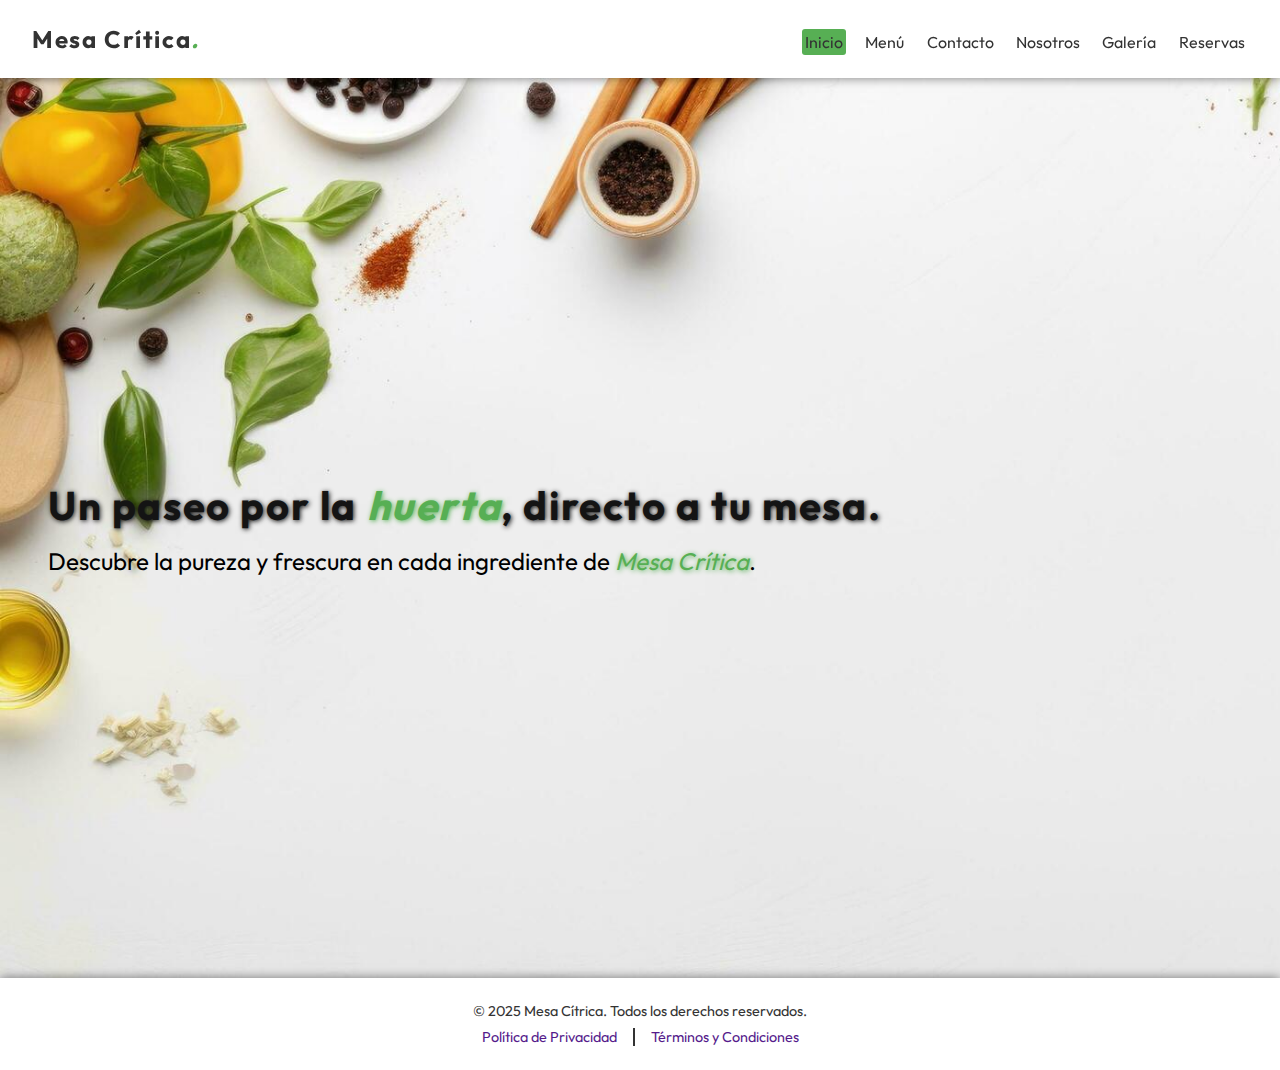
<file: index.html>
<!DOCTYPE html>
<html lang="es">
<head>
    <meta charset="UTF-8">
    <meta name="viewport" content="width=device-width, initial-scale=1.0">
    <link rel="stylesheet" href="style.css">
    <link href="https://fonts.googleapis.com/css2?family=Outfit:wght@100..900&amp;display=swap" rel="stylesheet">
    <title>Mesa Crítica</title>
</head>
<body>
    <!-- Inicio sección Header -->
    <header>
        <nav class="encabezado">
            <a href="#" class="encabezado__logo">
                <p>Mesa Crítica<span class="logo__textoResaltado">.</span></p>
            </a>
            <ul class="encabezado__navegacion">
                <li><a href="#" class="navegacion__boton navegacion__boton--seleccionado">Inicio</a></li>
                <li><a href="paginas/menu.html" class="navegacion__boton">Menú</a></li>
                <li><a href="paginas/contacto.html" class="navegacion__boton">Contacto</a></li>
                <li><a href="paginas/nosotros.html" class="navegacion__boton">Nosotros</a></li>
                <li><a href="paginas/galeria.html" class="navegacion__boton">Galería</a></li>
                <li><a href="paginas/reservas.html" class="navegacion__boton">Reservas</a></li>
            </ul>
        </nav>
    </header>
    <!-- Fin sección Header -->

    <!-- Inicio sección Main -->
    <main>
        <div class="contenedor">
            <div class="principal">
                <h1 class="principal__titulo">Un paseo por la <span class="textoResaltado">huerta</span>, directo a tu mesa.</h1>
                <p class="principal__leyenda">Descubre la pureza y frescura en cada ingrediente de <span class="textoResaltado">Mesa Crítica</span>.</p>
            </div>
        </div>
    </main>
    <!-- Fin sección Main -->
    
    <!-- Inicio sección Footer -->
    <footer>
        <div class="piePagina">
            <p>&copy; 2025 Mesa Cítrica. Todos los derechos reservados.</p>
            <div class="piePagina__condiciones">
                <a href="">Política de Privacidad</a>
                <hr class="condiciones__division"> 
                <a href="">Términos y Condiciones</a>
            </div>
        </div>
    </footer>
    <!-- Fin sección Footer -->
</body>
</html>
</file>
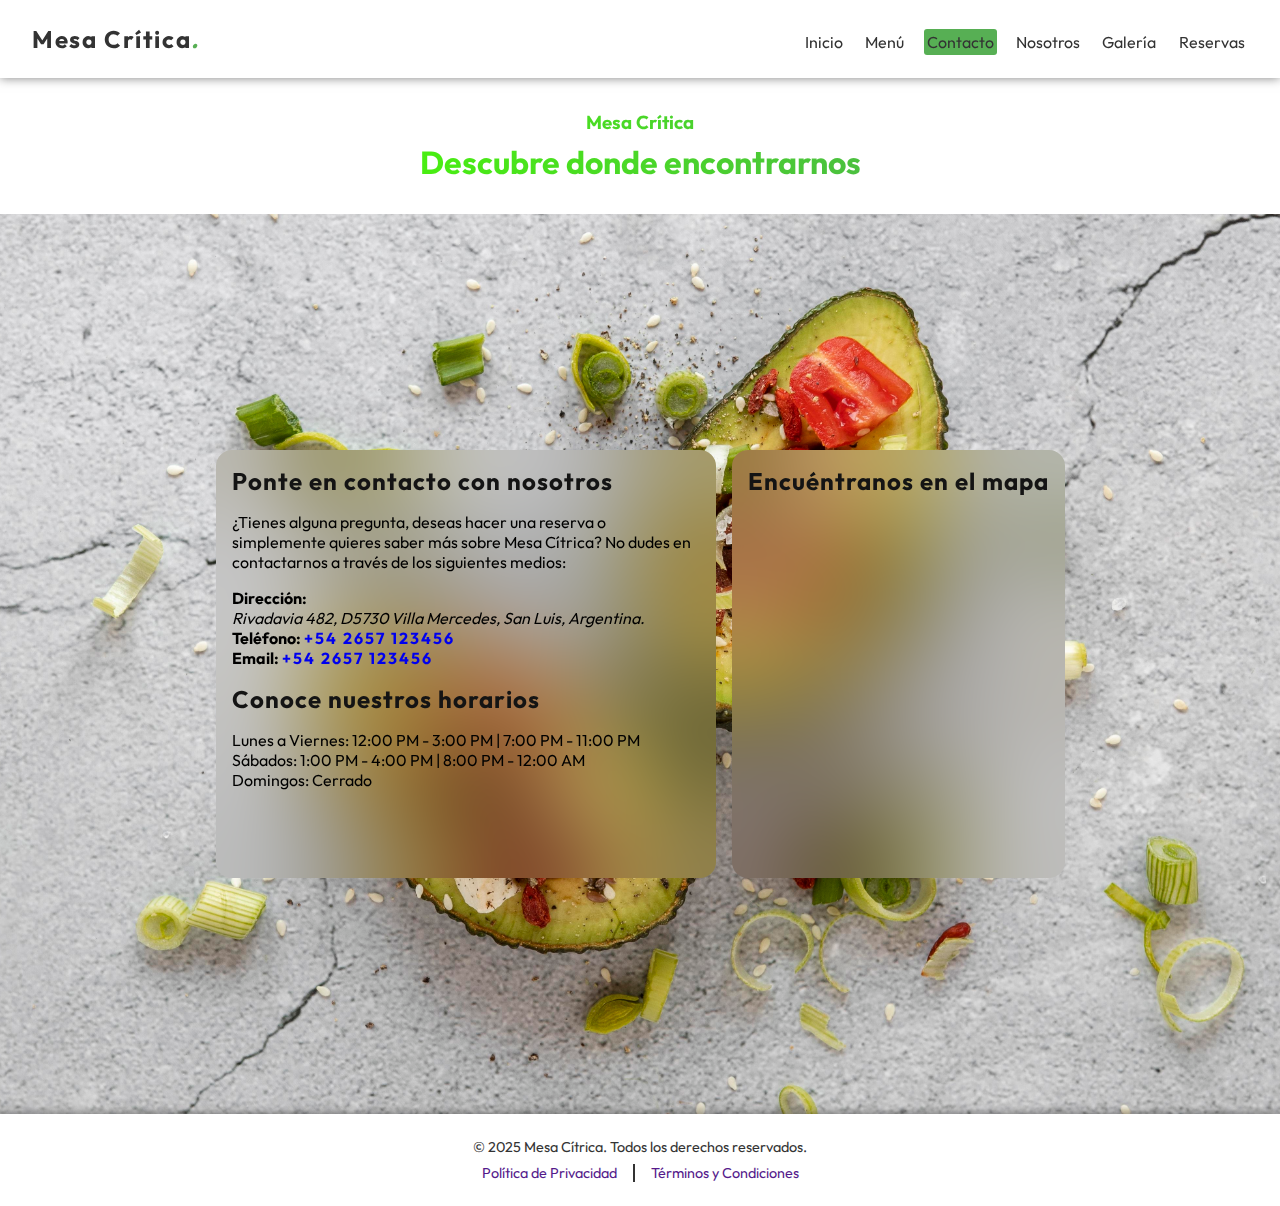
<file: paginas/contacto.html>
<!DOCTYPE html>
<html lang="es">
<head>
    <meta charset="UTF-8">
    <meta name="viewport" content="width=device-width, initial-scale=1.0">
    <link rel="stylesheet" href="../style.css">
    <link href="https://fonts.googleapis.com/css2?family=Outfit:wght@100..900&amp;display=swap" rel="stylesheet">
    <title>Contacto - Mesa Crítica</title>
</head>
<body>
    <!-- Inicio sección Header -->
    <header>
        <nav class="encabezado">
            <a href="../index.html" class="encabezado__logo">
                <p>Mesa Crítica<span class="logo__textoResaltado">.</span></p>
            </a>
            <ul class="encabezado__navegacion">
                <li><a href="../index.html" class="navegacion__boton">Inicio</a></li>
                <li><a href="menu.html" class="navegacion__boton">Menú</a></li>
                <li><a href="#" class="navegacion__boton navegacion__boton--seleccionado">Contacto</a></li>
                <li><a href="nosotros.html" class="navegacion__boton">Nosotros</a></li>
                <li><a href="galeria.html" class="navegacion__boton">Galería</a></li>
                <li><a href="reservas.html" class="navegacion__boton">Reservas</a></li>
            </ul>
        </nav>
    </header>
    <!-- Fin sección Header -->

    <!-- Inicio sección Main -->
    <main>
        <div class="seccion">
            <h3 class="seccion__subtitulo verdeGradual">Mesa Crítica</h3>
            <h1 class="seccion__titulo verdeGradual">Descubre donde encontrarnos</h1>
        </div>
        <div class="contactoWrap">
            <article class="contacto__datos">
                <section class="datos__direccion">
                    <h1 class="datos__titulo">Ponte en contacto con nosotros</h1>
                    <p class="datos__leyenda"> ¿Tienes alguna pregunta, deseas hacer una reserva o simplemente quieres saber más sobre Mesa Cítrica? No dudes en contactarnos a través de los siguientes medios:</p>
                    <ul class="">
                        <li><b>Dirección:</b><address>Rivadavia 482, D5730 Villa Mercedes, San Luis, Argentina.</address></li>
                        <li><b>Teléfono: </b><a class="leyenda__enlace" href="tel:+542657123456">+54 2657 123456</a></li>
                        <li><b>Email: </b><a class="leyenda__enlace" href="tel:+542657123456">+54 2657 123456</a></li>
                    </ul>
                </section>
                <section class="datos__horario">
                    <h1 class="datos__titulo">Conoce nuestros horarios</h1>
                    <ul class="">
                        <li>Lunes a Viernes: 12:00 PM - 3:00 PM | 7:00 PM - 11:00 PM</li>
                        <li>Sábados: 1:00 PM - 4:00 PM | 8:00 PM - 12:00 AM</li>
                        <li>Domingos: Cerrado</li>
                    </ul>
                </section>
            </article>
            <aside class="contacto__gps">
                <h1 class="datos__titulo">Encuéntranos en el mapa</h1>
                <iframe class="gps__maps" src="https://www.google.com/maps/embed?pb=!1m18!1m12!1m3!1d3320.1304022751715!2d-65.47560392051658!3d-33.67968745593272!2m3!1f0!2f0!3f0!3m2!1i1024!2i768!4f13.1!3m3!1m2!1s0x95d16a81d53dcf29%3A0x5da93f02b2f15ae0!2sRivadavia%20482%2C%20D5730%20Villa%20Mercedes%2C%20San%20Luis!5e0!3m2!1ses!2sar!4v1750551339983!5m2!1ses!2sar" width="500" height="350" style="border:0;" allowfullscreen="" loading="lazy" referrerpolicy="no-referrer-when-downgrade"></iframe></section>
            </aside>
        </div>

    </main>
    <!-- Fin sección Main -->
    
    <!-- Inicio sección Footer -->
    <footer>
        <div class="piePagina">
            <p>&copy; 2025 Mesa Cítrica. Todos los derechos reservados.</p>
            <div class="piePagina__condiciones">
                <a href="">Política de Privacidad</a>
                <hr class="condiciones__division"> 
                <a href="">Términos y Condiciones</a>
            </div>
        </div>
    </footer>
    <!-- Fin sección Footer -->
</body>
</html>
</file>
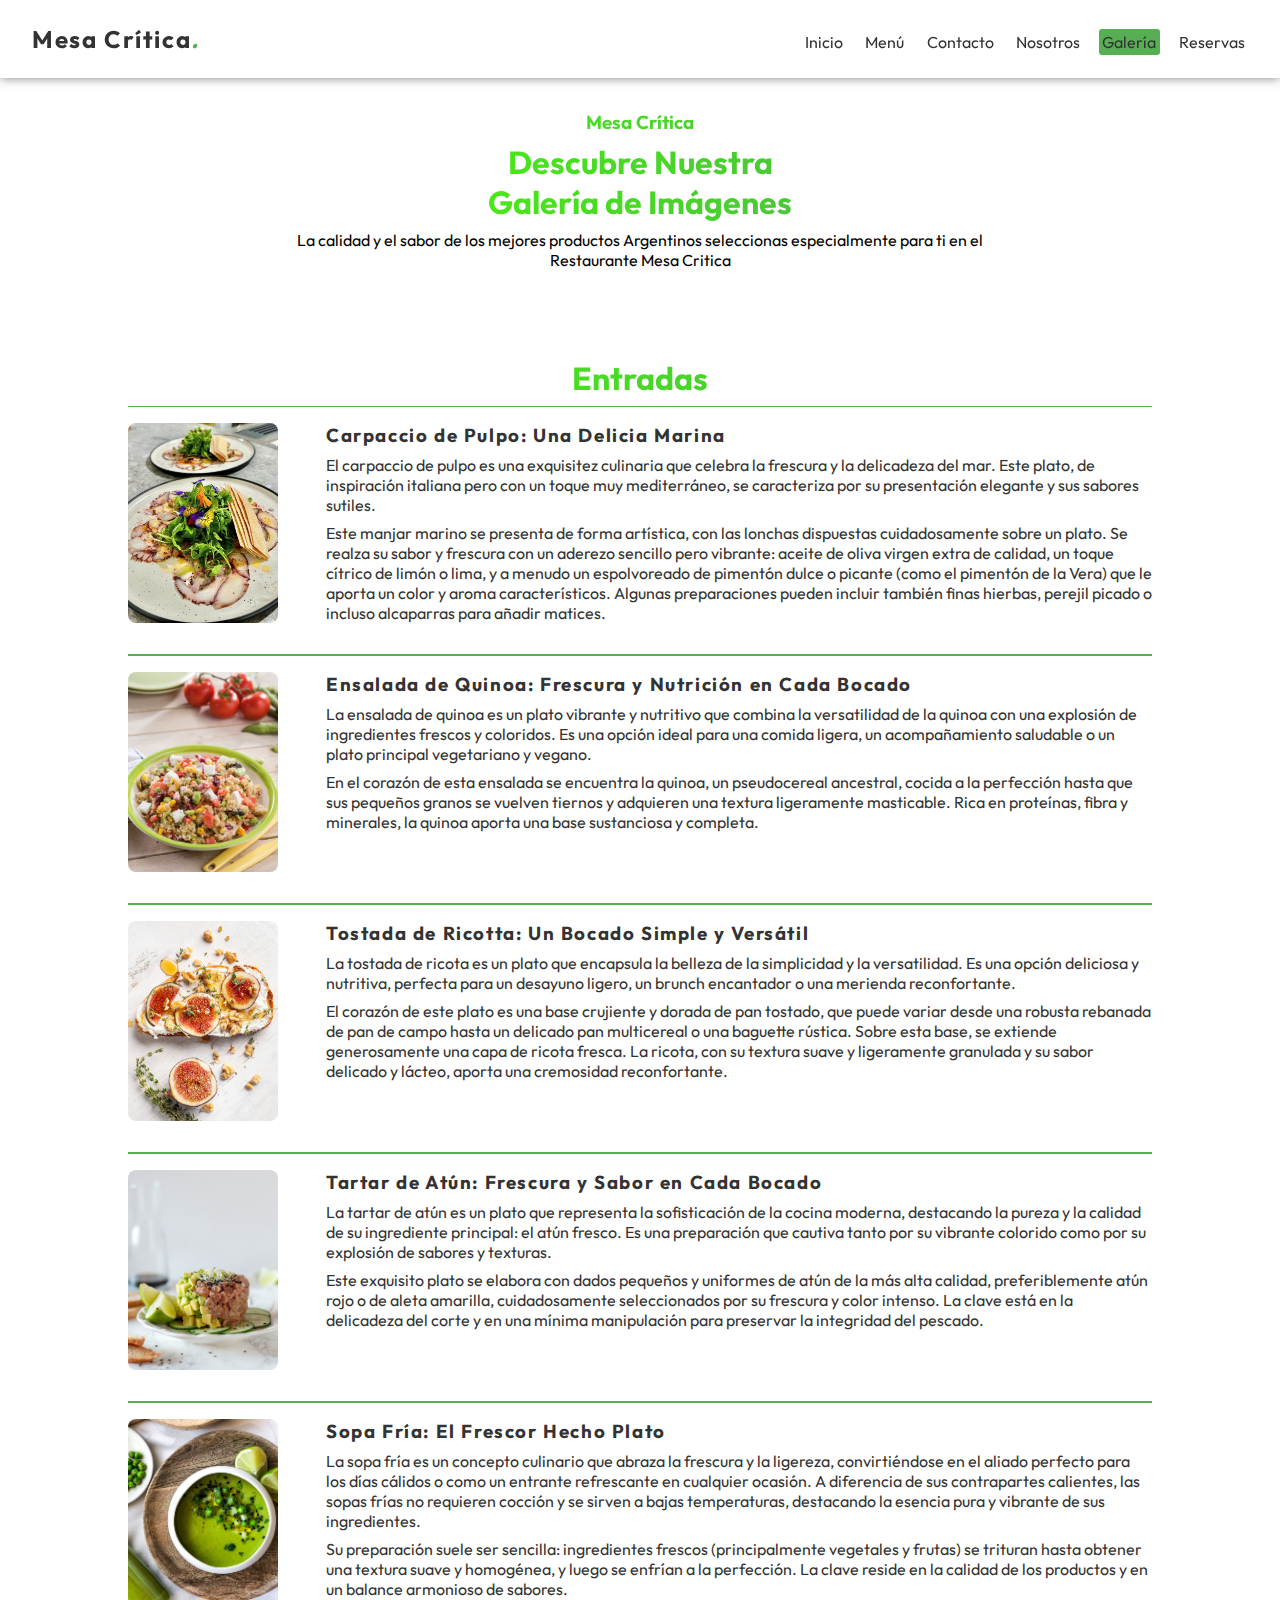
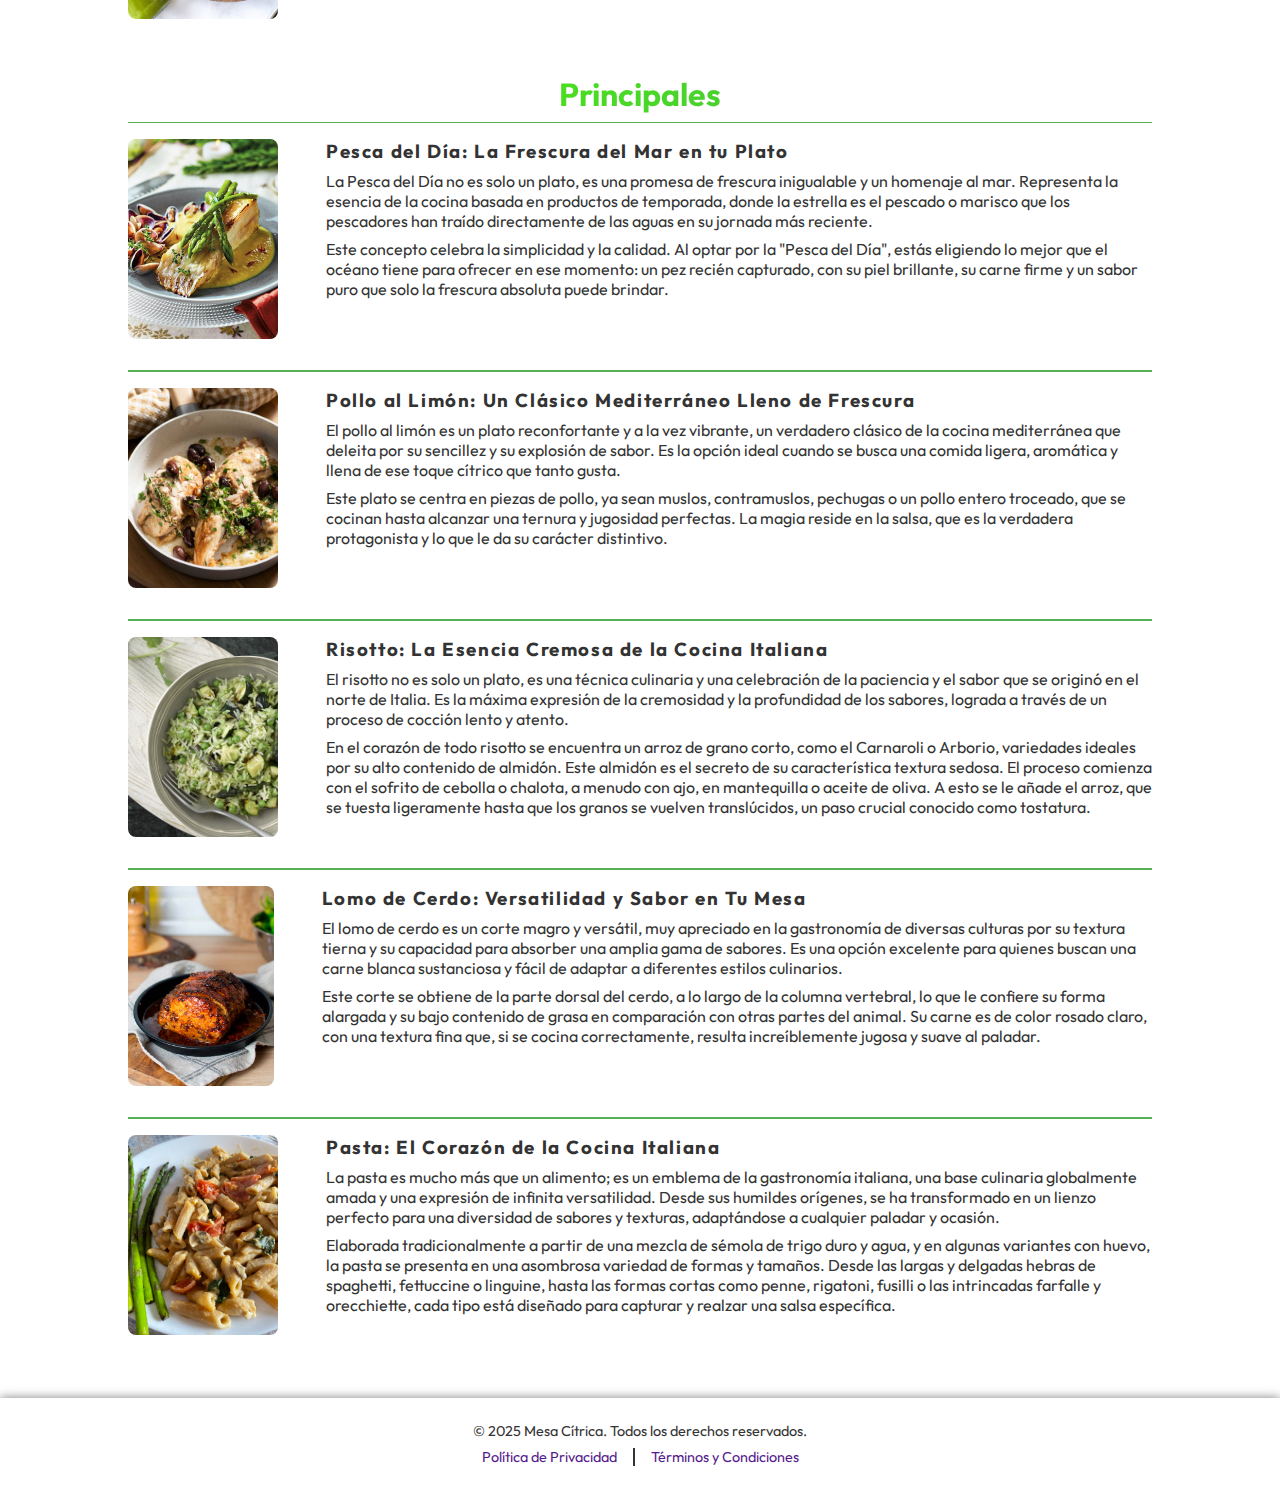
<file: paginas/galeria.html>
<!DOCTYPE html>
<html lang="es">
<head>
    <meta charset="UTF-8">
    <meta name="viewport" content="width=device-width, initial-scale=1.0">
    <link rel="stylesheet" href="../style.css">
    <link href="https://fonts.googleapis.com/css2?family=Outfit:wght@100..900&amp;display=swap" rel="stylesheet">
    <title>Galería - Mesa Crítica</title>
</head>
<body>
    <!-- Inicio sección Header -->
    <header>
        <nav class="encabezado">
            <a href="../index.html" class="encabezado__logo">
                <p>Mesa Crítica<span class="logo__textoResaltado">.</span></p>
            </a>
            <ul class="encabezado__navegacion">
                <li><a href="../index.html" class="navegacion__boton">Inicio</a></li>
                <li><a href="menu.html" class="navegacion__boton">Menú</a></li>
                <li><a href="contacto.html" class="navegacion__boton">Contacto</a></li>
                <li><a href="nosotros.html" class="navegacion__boton">Nosotros</a></li>
                <li><a href="#" class="navegacion__boton navegacion__boton--seleccionado">Galería</a></li>
                <li><a href="reservas.html" class="navegacion__boton">Reservas</a></li>
            </ul>
        </nav>
    </header>
    <!-- Fin sección Header -->

    <!-- Inicio sección Main -->
    <main>
        <div class="seccion">
            <h3 class="seccion__subtitulo verdeGradual">Mesa Crítica</h3>
            <h1 class="seccion__titulo verdeGradual">Descubre Nuestra <br> Galería de Imágenes</h1>
            <p class="seccion__leyenda">La calidad y el sabor de los mejores productos Argentinos seleccionas especialmente para ti en el Restaurante Mesa Critica</p>
        </div>
    
        <div class="galeriaWrap">
            <section class="galeria">
                <h1 class="galeriaTitulo__tipo verdeGradual">Entradas</h1>
                <article class="contenedor__galeria">
                    <figure class="galeria__foto">
                        <img src="../multimedia/Entradas/entrada 1-carpaccio de pulpo.jpg" alt="" class="foto">
                        <figcaption class="foto__descripcion">
                            <h3 class="descripcion__titulo">Carpaccio de Pulpo: Una Delicia Marina</h3>
                            <p class="descripcion__parrafo">El carpaccio de pulpo es una exquisitez culinaria que celebra la frescura y la delicadeza del mar. Este plato, de inspiración italiana pero con un toque muy mediterráneo, se caracteriza por su presentación elegante y sus sabores sutiles.</p>
                            <p class="descripcion__parrafo">Este manjar marino se presenta de forma artística, con las lonchas dispuestas cuidadosamente sobre un plato. Se realza su sabor y frescura con un aderezo sencillo pero vibrante: aceite de oliva virgen extra de calidad, un toque cítrico de limón o lima, y a menudo un espolvoreado de pimentón dulce o picante (como el pimentón de la Vera) que le aporta un color y aroma característicos. Algunas preparaciones pueden incluir también finas hierbas, perejil picado o incluso alcaparras para añadir matices.</p>
                        </figcaption>
                    </figure>
                </article>
                <hr class="galeria__separacion">
                <article class="contenedor__galeria">
                    <figure class="galeria__foto">
                        <img src="../multimedia/Entradas/entrada 2-ensalada de quinoa.jpg" alt="" class="foto">
                        <figcaption class="foto__descripcion">
                            <h3 class="descripcion__titulo">Ensalada de Quinoa: Frescura y Nutrición en Cada Bocado</h3>
                            <p class="descripcion__parrafo">La ensalada de quinoa es un plato vibrante y nutritivo que combina la versatilidad de la quinoa con una explosión de ingredientes frescos y coloridos. Es una opción ideal para una comida ligera, un acompañamiento saludable o un plato principal vegetariano y vegano.</p>
                            <p class="descripcion__parrafo">En el corazón de esta ensalada se encuentra la quinoa, un pseudocereal ancestral, cocida a la perfección hasta que sus pequeños granos se vuelven tiernos y adquieren una textura ligeramente masticable. Rica en proteínas, fibra y minerales, la quinoa aporta una base sustanciosa y completa.</p>
                        </figcaption>
                    </figure>
                </article>
                <hr class="galeria__separacion">
                <article class="contenedor__galeria">
                    <figure class="galeria__foto">
                        <img src="../multimedia/Entradas/entrada 3-tostada ricota.jpg" alt="" class="foto">
                        <figcaption class="foto__descripcion">
                            <h3 class="descripcion__titulo">Tostada de Ricotta: Un Bocado Simple y Versátil</h3>
                            <p class="descripcion__parrafo">La tostada de ricota es un plato que encapsula la belleza de la simplicidad y la versatilidad. Es una opción deliciosa y nutritiva, perfecta para un desayuno ligero, un brunch encantador o una merienda reconfortante.</p>
                            <p class="descripcion__parrafo">El corazón de este plato es una base crujiente y dorada de pan tostado, que puede variar desde una robusta rebanada de pan de campo hasta un delicado pan multicereal o una baguette rústica. Sobre esta base, se extiende generosamente una capa de ricota fresca. La ricota, con su textura suave y ligeramente granulada y su sabor delicado y lácteo, aporta una cremosidad reconfortante.</p>
                        </figcaption>
                    </figure>
                </article>
                <hr class="galeria__separacion">
                <article class="contenedor__galeria">
                    <figure class="galeria__foto">
                        <img src="../multimedia/Entradas/entrada 4-tartar de atun.jpg" alt="" class="foto">
                        <figcaption class="foto__descripcion">
                            <h3 class="descripcion__titulo">Tartar de Atún: Frescura y Sabor en Cada Bocado</h3>
                            <p class="descripcion__parrafo">La tartar de atún es un plato que representa la sofisticación de la cocina moderna, destacando la pureza y la calidad de su ingrediente principal: el atún fresco. Es una preparación que cautiva tanto por su vibrante colorido como por su explosión de sabores y texturas.</p>
                            <p class="descripcion__parrafo">Este exquisito plato se elabora con dados pequeños y uniformes de atún de la más alta calidad, preferiblemente atún rojo o de aleta amarilla, cuidadosamente seleccionados por su frescura y color intenso. La clave está en la delicadeza del corte y en una mínima manipulación para preservar la integridad del pescado.</p>
                        </figcaption>
                    </figure>
                </article>
                <hr class="galeria__separacion">
                <article class="contenedor__galeria">
                    <figure class="galeria__foto">
                        <img src="../multimedia/Entradas/entrada 5-sopa fria.jpg" alt="" class="foto">
                        <figcaption class="foto__descripcion">
                            <h3 class="descripcion__titulo">Sopa Fría: El Frescor Hecho Plato</h3>
                            <p class="descripcion__parrafo">La sopa fría es un concepto culinario que abraza la frescura y la ligereza, convirtiéndose en el aliado perfecto para los días cálidos o como un entrante refrescante en cualquier ocasión. A diferencia de sus contrapartes calientes, las sopas frías no requieren cocción y se sirven a bajas temperaturas, destacando la esencia pura y vibrante de sus ingredientes.</p>
                            <p class="descripcion__parrafo">Su preparación suele ser sencilla: ingredientes frescos (principalmente vegetales y frutas) se trituran hasta obtener una textura suave y homogénea, y luego se enfrían a la perfección. La clave reside en la calidad de los productos y en un balance armonioso de sabores.</p>
                        </figcaption>
                    </figure>
                </article>
            </section>
            <section class="galeria">
                <h1 class="galeriaTitulo__tipo verdeGradual">Principales</h1>
                <article class="contenedor__galeria">
                    <figure class="galeria__foto">
                        <img src="../multimedia/Principales/principal 1-pesca del dia.jpg" alt="" class="foto">
                        <figcaption class="foto__descripcion">
                            <h3 class="descripcion__titulo">Pesca del Día: La Frescura del Mar en tu Plato</h3>
                            <p class="descripcion__parrafo">La Pesca del Día no es solo un plato, es una promesa de frescura inigualable y un homenaje al mar. Representa la esencia de la cocina basada en productos de temporada, donde la estrella es el pescado o marisco que los pescadores han traído directamente de las aguas en su jornada más reciente.</p>
                            <p class="descripcion__parrafo">Este concepto celebra la simplicidad y la calidad. Al optar por la "Pesca del Día", estás eligiendo lo mejor que el océano tiene para ofrecer en ese momento: un pez recién capturado, con su piel brillante, su carne firme y un sabor puro que solo la frescura absoluta puede brindar.</p>
                        </figcaption>
                    </figure>
                </article>
                <hr class="galeria__separacion">
                <article class="contenedor__galeria">
                    <figure class="galeria__foto">
                        <img src="../multimedia/Principales/principal 2-pollo al limon.jpg" alt="" class="foto">
                        <figcaption class="foto__descripcion">
                            <h3 class="descripcion__titulo">Pollo al Limón: Un Clásico Mediterráneo Lleno de Frescura</h3>
                            <p class="descripcion__parrafo">El pollo al limón es un plato reconfortante y a la vez vibrante, un verdadero clásico de la cocina mediterránea que deleita por su sencillez y su explosión de sabor. Es la opción ideal cuando se busca una comida ligera, aromática y llena de ese toque cítrico que tanto gusta.</p>
                            <p class="descripcion__parrafo">Este plato se centra en piezas de pollo, ya sean muslos, contramuslos, pechugas o un pollo entero troceado, que se cocinan hasta alcanzar una ternura y jugosidad perfectas. La magia reside en la salsa, que es la verdadera protagonista y lo que le da su carácter distintivo.</p>
                        </figcaption>
                    </figure>
                </article>
                <hr class="galeria__separacion">
                <article class="contenedor__galeria">
                    <figure class="galeria__foto">
                        <img src="../multimedia/Principales/principal 3-risotto.jpg" alt="" class="foto">
                        <figcaption class="foto__descripcion">
                            <h3 class="descripcion__titulo">Risotto: La Esencia Cremosa de la Cocina Italiana</h3>
                            <p class="descripcion__parrafo">El risotto no es solo un plato, es una técnica culinaria y una celebración de la paciencia y el sabor que se originó en el norte de Italia. Es la máxima expresión de la cremosidad y la profundidad de los sabores, lograda a través de un proceso de cocción lento y atento.</p>
                            <p class="descripcion__parrafo">En el corazón de todo risotto se encuentra un arroz de grano corto, como el Carnaroli o Arborio, variedades ideales por su alto contenido de almidón. Este almidón es el secreto de su característica textura sedosa. El proceso comienza con el sofrito de cebolla o chalota, a menudo con ajo, en mantequilla o aceite de oliva. A esto se le añade el arroz, que se tuesta ligeramente hasta que los granos se vuelven translúcidos, un paso crucial conocido como tostatura.</p>
                        </figcaption>
                    </figure>
                </article>
                <hr class="galeria__separacion">
                <article class="contenedor__galeria">
                    <figure class="galeria__foto">
                        <img src="../multimedia/Principales/principal 4-lomo de cerdo.jpg" alt="" class="foto">
                        <figcaption class="foto__descripcion">
                            <h3 class="descripcion__titulo">Lomo de Cerdo: Versatilidad y Sabor en Tu Mesa</h3>
                            <p class="descripcion__parrafo">El lomo de cerdo es un corte magro y versátil, muy apreciado en la gastronomía de diversas culturas por su textura tierna y su capacidad para absorber una amplia gama de sabores. Es una opción excelente para quienes buscan una carne blanca sustanciosa y fácil de adaptar a diferentes estilos culinarios.</p>
                            <p class="descripcion__parrafo">Este corte se obtiene de la parte dorsal del cerdo, a lo largo de la columna vertebral, lo que le confiere su forma alargada y su bajo contenido de grasa en comparación con otras partes del animal. Su carne es de color rosado claro, con una textura fina que, si se cocina correctamente, resulta increíblemente jugosa y suave al paladar.</p>
                        </figcaption>
                    </figure>
                </article>
                <hr class="galeria__separacion">
                <article class="contenedor__galeria">
                    <figure class="galeria__foto">
                        <img src="../multimedia/Principales/principal 5-pasta.jpg" alt="" class="foto">
                        <figcaption class="foto__descripcion">
                            <h3 class="descripcion__titulo">Pasta: El Corazón de la Cocina Italiana</h3>
                            <p class="descripcion__parrafo">La pasta es mucho más que un alimento; es un emblema de la gastronomía italiana, una base culinaria globalmente amada y una expresión de infinita versatilidad. Desde sus humildes orígenes, se ha transformado en un lienzo perfecto para una diversidad de sabores y texturas, adaptándose a cualquier paladar y ocasión.</p>
                            <p class="descripcion__parrafo">Elaborada tradicionalmente a partir de una mezcla de sémola de trigo duro y agua, y en algunas variantes con huevo, la pasta se presenta en una asombrosa variedad de formas y tamaños. Desde las largas y delgadas hebras de spaghetti, fettuccine o linguine, hasta las formas cortas como penne, rigatoni, fusilli o las intrincadas farfalle y orecchiette, cada tipo está diseñado para capturar y realzar una salsa específica.</p>
                        </figcaption>
                    </figure>
                </article>
            </section>
        </div>
    </div>
    </main>

    </main>
    <!-- Fin sección Main -->
    
    <!-- Inicio sección Footer -->
    <footer>
        <div class="piePagina">
            <p>&copy; 2025 Mesa Cítrica. Todos los derechos reservados.</p>
            <div class="piePagina__condiciones">
                <a href="">Política de Privacidad</a>
                <hr class="condiciones__division"> 
                <a href="">Términos y Condiciones</a>
            </div>
        </div>
    </footer>
    <!-- Fin sección Footer -->
</body>
</html>
</file>
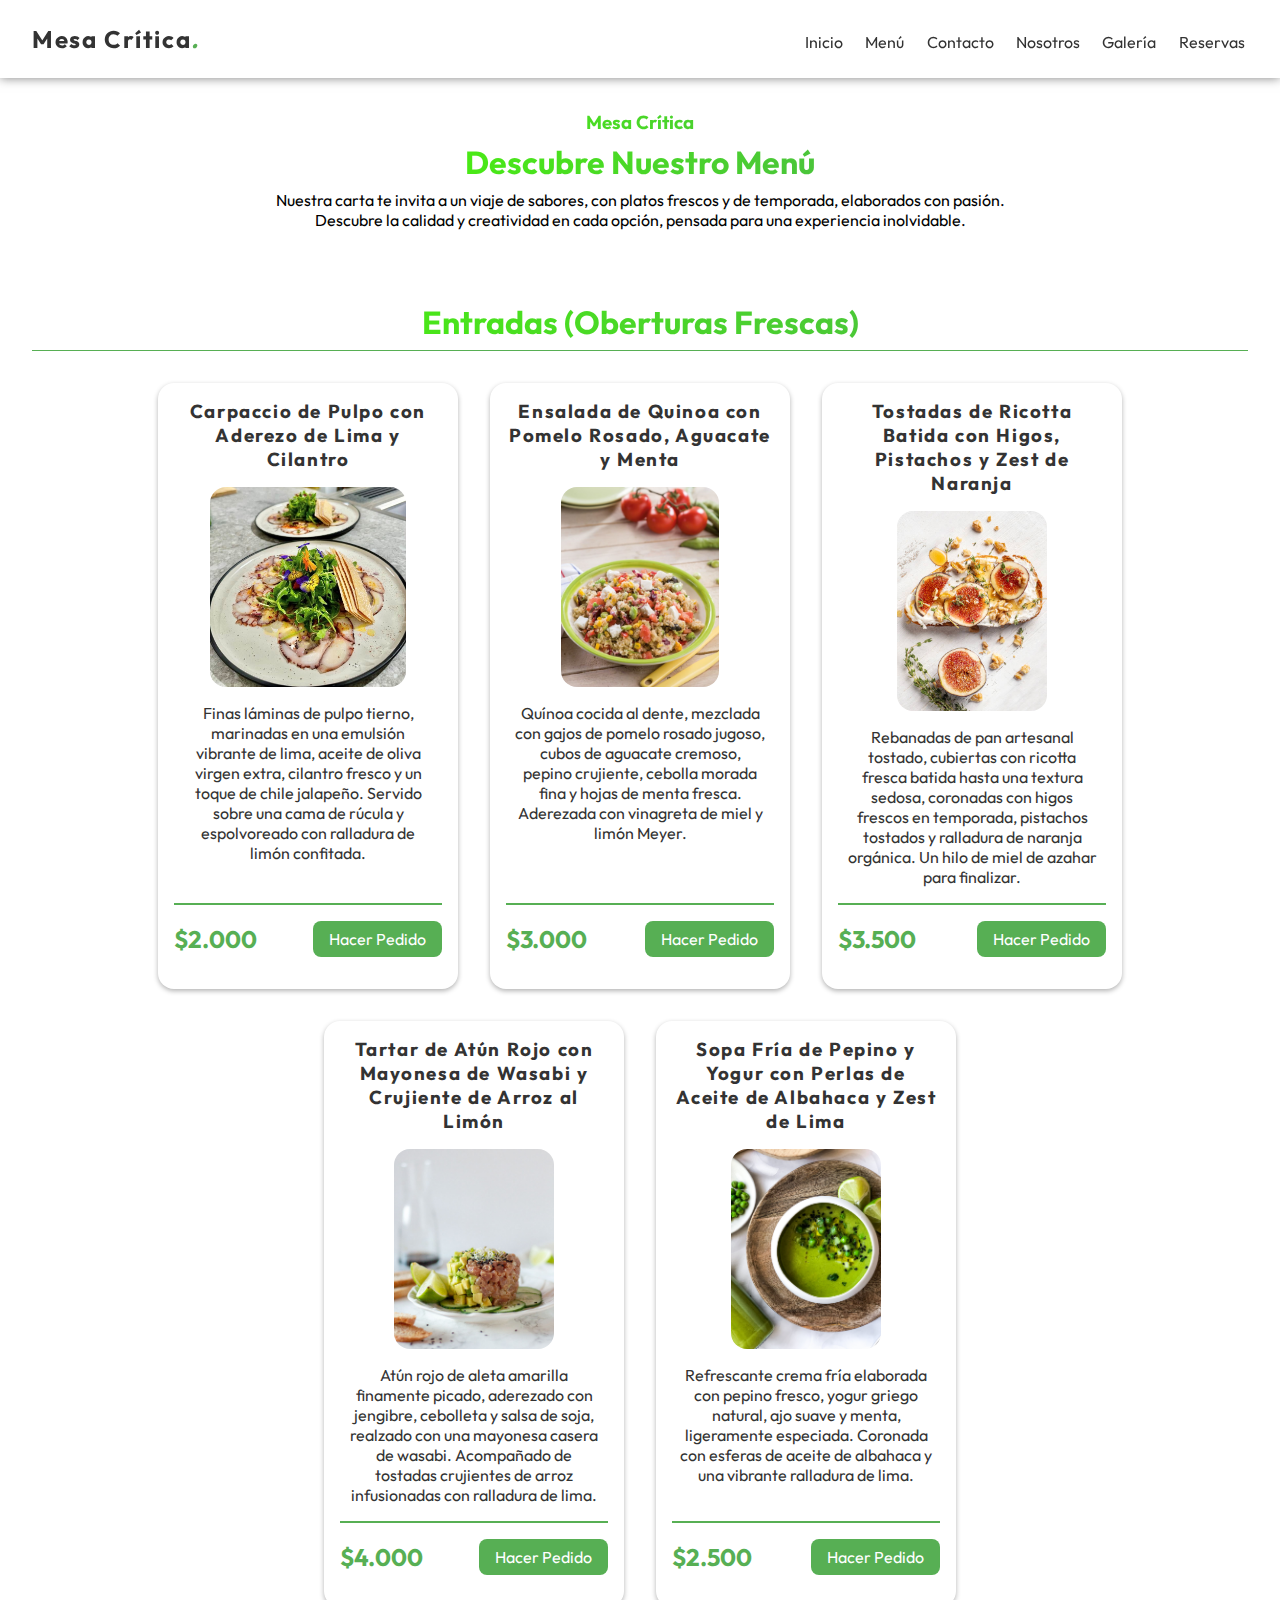
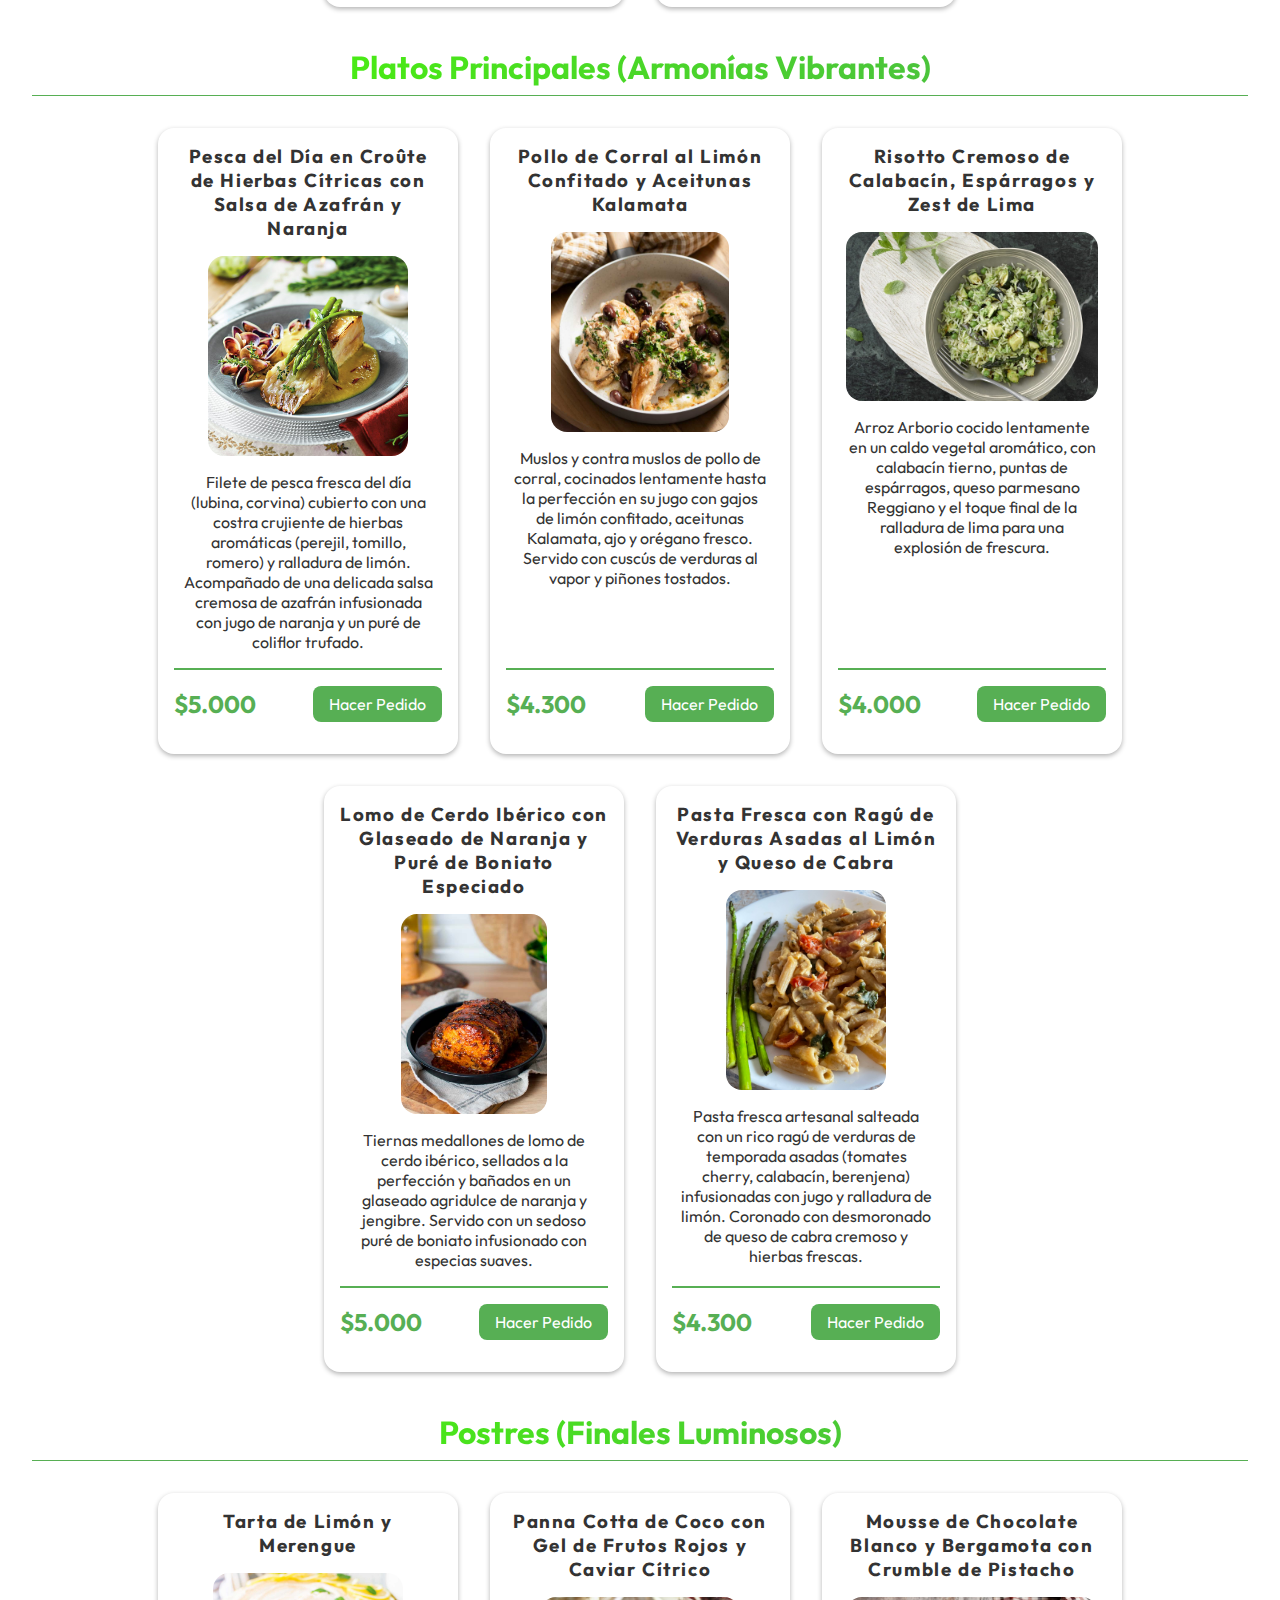
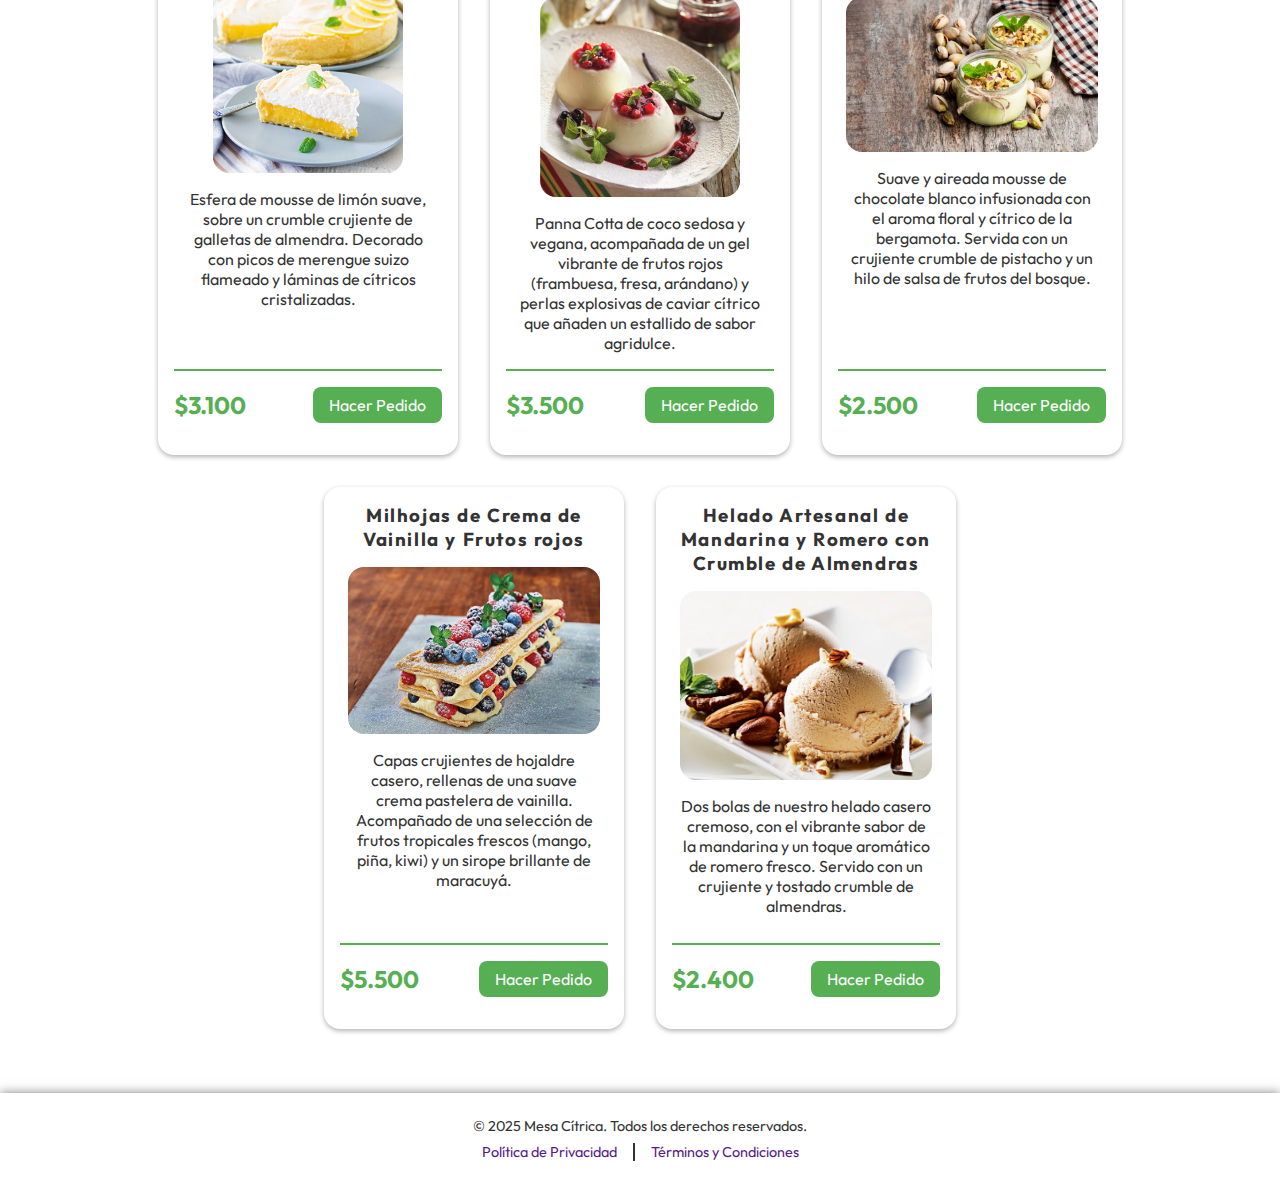
<file: paginas/menu.html>
<!DOCTYPE html>
<html lang="es">
<head>
    <meta charset="UTF-8">
    <meta name="viewport" content="width=device-width, initial-scale=1.0">
    <link rel="stylesheet" href="../style.css">
    <link href="https://fonts.googleapis.com/css2?family=Outfit:wght@100..900&amp;display=swap" rel="stylesheet">
    <title>Menú - Mesa Crítica</title>
</head>
<body>
    <!-- Inicio sección Header -->
    <header>
        <div class="encabezado">
            <a href="../index.html" class="encabezado__logo">
                <p>Mesa Crítica<span class="logo__textoResaltado">.</span></p>
            </a>
            <ul class="encabezado__navegacion">
                <li><a href="../index.html" class="navegacion__boton">Inicio</a></li>
                <li><a href="#" class="navegacion__boton seleccionado">Menú</a></li>
                <li><a href="contacto.html" class="navegacion__boton">Contacto</a></li>
                <li><a href="nosotros.html" class="navegacion__boton">Nosotros</a></li>
                <li><a href="galeria.html" class="navegacion__boton">Galería</a></li>
                <li><a href="reservas.html" class="navegacion__boton">Reservas</a></li>
            </ul>
        </div>
    </header>
    <!-- Fin sección Header -->

    <!-- Inicio sección Main -->
    <main>
        <div class="seccion">
            <h3 class="seccion__subtitulo verdeGradual">Mesa Crítica</h3>
            <h1 class="seccion__titulo verdeGradual">Descubre Nuestro Menú</h1>
            <p class="seccion__leyenda">Nuestra carta te invita a un viaje de sabores, con platos frescos y de temporada, elaborados con pasión. Descubre la calidad y creatividad en cada opción, pensada para una experiencia inolvidable.</p>
        </div>

        <div class="menuWrap">
            <!-- Sección Entradas -->
            <h1 class="menuTipo__titulo verdeGradual">Entradas (Oberturas Frescas)</h1>
            <section class="menu">        
                    <article class="contenedor__menu">
                        <h3 class="descripcion__titulo">Carpaccio de Pulpo con Aderezo de Lima y Cilantro</h3>
                        <figure class="menu__plato">
                            <img src="../multimedia/Entradas/entrada 1-carpaccio de pulpo.jpg" alt="" class="plato__foto">
                            <figcaption class="plato__descripcion">
                                <p class="descripcion__parrafo">Finas láminas de pulpo tierno, marinadas en una emulsión vibrante de lima, aceite de oliva virgen extra, cilantro fresco y un toque de chile jalapeño. Servido sobre una cama de rúcula y espolvoreado con ralladura de limón confitada.</p>
                            </figcaption>
                        </figure>
                        <hr class="descripcion__division">
                        <div class="descripcion__pago">
                            <span class="pago__precio">$2.000</span>
                            <button class="pago__pedido">Hacer Pedido</button>
                        </div>
                    </article>

                    <article class="contenedor__menu">
                        <h3 class="descripcion__titulo">Ensalada de Quinoa con Pomelo Rosado, Aguacate y Menta</h3>
                        <figure class="menu__plato">
                            <img src="../multimedia/Entradas/entrada 2-ensalada de quinoa.jpg" alt="" class="plato__foto">
                            <figcaption class="plato__descripcion">
                                <p class="descripcion__parrafo">Quínoa cocida al dente, mezclada con gajos de pomelo rosado jugoso, cubos de aguacate cremoso, pepino crujiente, cebolla morada fina y hojas de menta fresca. Aderezada con vinagreta de miel y limón Meyer.</p>
                            </figcaption>
                        </figure>
                        <hr class="descripcion__division">
                        <div class="descripcion__pago">
                            <span class="pago__precio">$3.000</span>
                            <button class="pago__pedido">Hacer Pedido</button>
                        </div>
                    </article>

                    <article class="contenedor__menu">
                        <h3 class="descripcion__titulo">Tostadas de Ricotta Batida con Higos, Pistachos y Zest de Naranja</h3>
                        <figure class="menu__plato">
                            <img src="../multimedia/Entradas/entrada 3-tostada ricota.jpg" alt="" class="plato__foto">
                            <figcaption class="plato__descripcion">
                                <p class="descripcion__parrafo">Rebanadas de pan artesanal tostado, cubiertas con ricotta fresca batida hasta una textura sedosa, coronadas con higos frescos en temporada, pistachos tostados y ralladura de naranja orgánica. Un hilo de miel de azahar para finalizar.</p>
                            </figcaption>
                        </figure>
                        <hr class="descripcion__division">
                        <div class="descripcion__pago">
                            <span class="pago__precio">$3.500</span>
                            <button class="pago__pedido">Hacer Pedido</button>
                        </div>
                    </article>

                    <article class="contenedor__menu">
                        <h3 class="descripcion__titulo">Tartar de Atún Rojo con Mayonesa de Wasabi y Crujiente de Arroz al Limón</h3>
                        <figure class="menu__plato">
                            <img src="../multimedia/Entradas/entrada 4-tartar de atun.jpg" alt="" class="plato__foto">
                            <figcaption class="plato__descripcion">
                                <p class="descripcion__parrafo">Atún rojo de aleta amarilla finamente picado, aderezado con jengibre, cebolleta y salsa de soja, realzado con una mayonesa casera de wasabi. Acompañado de tostadas crujientes de arroz infusionadas con ralladura de lima.</p>
                            </figcaption>
                        </figure>
                        <hr class="descripcion__division">
                        <div class="descripcion__pago">
                            <span class="pago__precio">$4.000</span>
                            <button class="pago__pedido">Hacer Pedido</button>
                        </div>
                    </article>

                    <article class="contenedor__menu">
                        <h3 class="descripcion__titulo ">Sopa Fría de Pepino y Yogur con Perlas de Aceite de Albahaca y Zest de Lima</h3>
                        <figure class="menu__plato">
                            <img src="../multimedia/Entradas/entrada 5-sopa fria.jpg" alt="" class="plato__foto">
                            <figcaption class="plato__descripcion">
                                <p class="descripcion__parrafo">Refrescante crema fría elaborada con pepino fresco, yogur griego natural, ajo suave y menta, ligeramente especiada. Coronada con esferas de aceite de albahaca y una vibrante ralladura de lima.</p>
                            </figcaption>
                        </figure>
                        <hr class="descripcion__division">
                        <div class="descripcion__pago">
                            <span class="pago__precio">$2.500</span>
                            <button class="pago__pedido">Hacer Pedido</button>
                        </div>
                    </article>
                </section>
            <!-- Sección Platos Principales -->
            <h1 class="menuTipo__titulo verdeGradual">Platos Principales (Armonías Vibrantes)</h1>
            <section class="menu">        
                    <article class="contenedor__menu">
                        <h3 class="descripcion__titulo">Pesca del Día en Croûte de Hierbas Cítricas con Salsa de Azafrán y Naranja</h3>
                        <figure class="menu__plato">
                            <img src="../multimedia/Principales/principal 1-pesca del dia.jpg" alt="" class="plato__foto">
                            <figcaption class="plato__descripcion">
                                <p class="descripcion__parrafo">Filete de pesca fresca del día (lubina, corvina) cubierto con una costra crujiente de hierbas aromáticas (perejil, tomillo, romero) y ralladura de limón. Acompañado de una delicada salsa cremosa de azafrán infusionada con jugo de naranja y un puré de coliflor trufado.</p>
                            </figcaption>
                        </figure>
                        <hr class="descripcion__division">
                        <div class="descripcion__pago">
                            <span class="pago__precio">$5.000</span>
                            <button class="pago__pedido">Hacer Pedido</button>
                        </div>
                    </article>

                    <article class="contenedor__menu">
                        <h3 class="descripcion__titulo">Pollo de Corral al Limón Confitado y Aceitunas Kalamata</h3>
                        <figure class="menu__plato">
                            <img src="../multimedia/Principales/principal 2-pollo al limon.jpg" alt="" class="plato__foto">
                            <figcaption class="plato__descripcion">
                                <p class="descripcion__parrafo">Muslos y contra muslos de pollo de corral, cocinados lentamente hasta la perfección en su jugo con gajos de limón confitado, aceitunas Kalamata, ajo y orégano fresco. Servido con cuscús de verduras al vapor y piñones tostados.</p>
                            </figcaption>
                        </figure>
                        <hr class="descripcion__division">
                        <div class="descripcion__pago">
                            <span class="pago__precio">$4.300</span>
                            <button class="pago__pedido">Hacer Pedido</button>
                        </div>
                    </article>

                    <article class="contenedor__menu">
                        <h3 class="descripcion__titulo">Risotto Cremoso de Calabacín, Espárragos y Zest de Lima</h3>
                        <figure class="menu__plato">
                            <img src="../multimedia/Principales/principal 3-risotto.jpg" alt="" class="plato__foto">
                            <figcaption class="plato__descripcion">
                                <p class="descripcion__parrafo">Arroz Arborio cocido lentamente en un caldo vegetal aromático, con calabacín tierno, puntas de espárragos, queso parmesano Reggiano y el toque final de la ralladura de lima para una explosión de frescura.</p>
                            </figcaption>
                        </figure>
                        <hr class="descripcion__division">
                        <div class="descripcion__pago">
                            <span class="pago__precio">$4.000</span>
                            <button class="pago__pedido">Hacer Pedido</button>
                        </div>
                    </article>

                    <article class="contenedor__menu">
                        <h3 class="descripcion__titulo ">Lomo de Cerdo Ibérico con Glaseado de Naranja y Puré de Boniato Especiado</h3>
                        <figure class="menu__plato">
                            <img src="../multimedia/Principales/principal 4-lomo de cerdo.jpg" alt="" class="plato__foto">
                            <figcaption class="plato__descripcion">
                                <p class="descripcion__parrafo">Tiernas medallones de lomo de cerdo ibérico, sellados a la perfección y bañados en un glaseado agridulce de naranja y jengibre. Servido con un sedoso puré de boniato infusionado con especias suaves.</p>
                            </figcaption>
                        </figure>
                        <hr class="descripcion__division">
                        <div class="descripcion__pago">
                            <span class="pago__precio">$5.000</span>
                            <button class="pago__pedido">Hacer Pedido</button>
                        </div>
                    </article>

                    <article class="contenedor__menu">
                        <h3 class="descripcion__titulo">Pasta Fresca con Ragú de Verduras Asadas al Limón y Queso de Cabra</h3>
                        <figure class="menu__plato">
                            <img src="../multimedia/Principales/principal 5-pasta.jpg" alt="" class="plato__foto">
                            <figcaption class="plato__descripcion">
                                <p class="descripcion__parrafo">Pasta fresca artesanal salteada con un rico ragú de verduras de temporada asadas (tomates cherry, calabacín, berenjena) infusionadas con jugo y ralladura de limón. Coronado con desmoronado de queso de cabra cremoso y hierbas frescas.</p>
                            </figcaption>
                        </figure>
                        <hr class="descripcion__division">
                        <div class="descripcion__pago">
                            <span class="pago__precio">$4.300</span>
                            <button class="pago__pedido">Hacer Pedido</button>
                        </div>
                    </article>
                </section>
                <!-- Sección Postres -->
                <h1 class="menuTipo__titulo verdeGradual">Postres (Finales Luminosos)</h1>
                <section class="menu">        
                    <article class="contenedor__menu">
                        <h3 class="descripcion__titulo">Tarta de Limón y Merengue</h3>
                        <figure class="menu__plato">
                            <img src="../multimedia/Postres/postre 1-tarta de limon.jpg" alt="" class="plato__foto">
                            <figcaption class="plato__descripcion">
                                <p class="descripcion__parrafo">Esfera de mousse de limón suave, sobre un crumble crujiente de galletas de almendra. Decorado con picos de merengue suizo flameado y láminas de cítricos cristalizadas.</p>
                            </figcaption>
                        </figure>
                        <hr class="descripcion__division">
                        <div class="descripcion__pago">
                            <span class="pago__precio">$3.100</span>
                            <button class="pago__pedido">Hacer Pedido</button>
                        </div>
                    </article>

                    <article class="contenedor__menu">
                        <h3 class="descripcion__titulo">Panna Cotta de Coco con Gel de Frutos Rojos y Caviar Cítrico</h3>
                        <figure class="menu__plato">
                            <img src="../multimedia/Postres/postre 2-panna cotta.jpg" alt="" class="plato__foto">
                            <figcaption class="plato__descripcion">
                                <p class="descripcion__parrafo">Panna Cotta de coco sedosa y vegana, acompañada de un gel vibrante de frutos rojos (frambuesa, fresa, arándano) y perlas explosivas de caviar cítrico que añaden un estallido de sabor agridulce.</p>
                            </figcaption>
                        </figure>
                        <hr class="descripcion__division">
                        <div class="descripcion__pago">
                            <span class="pago__precio">$3.500</span>
                            <button class="pago__pedido">Hacer Pedido</button>
                        </div>
                    </article>

                    <article class="contenedor__menu">
                        <h3 class="descripcion__titulo">Mousse de Chocolate Blanco y Bergamota con Crumble de Pistacho</h3>
                        <figure class="menu__plato">
                            <img src="../multimedia/Postres/postre 3-mousse.jpg" alt="" class="plato__foto">
                            <figcaption class="plato__descripcion">
                                <p class="descripcion__parrafo">Suave y aireada mousse de chocolate blanco infusionada con el aroma floral y cítrico de la bergamota. Servida con un crujiente crumble de pistacho y un hilo de salsa de frutos del bosque.</p>
                            </figcaption>
                        </figure>
                        <hr class="descripcion__division">
                        <div class="descripcion__pago">
                            <span class="pago__precio">$2.500</span>
                            <button class="pago__pedido">Hacer Pedido</button>
                        </div>
                    </article>

                    <article class="contenedor__menu">
                        <h3 class="descripcion__titulo ">Milhojas de Crema de Vainilla y Frutos rojos</h3>
                        <figure class="menu__plato">
                            <img src="../multimedia/Postres/postre 4-mil hojas.jpg" alt="" class="plato__foto">
                            <figcaption class="plato__descripcion">
                                <p class="descripcion__parrafo">Capas crujientes de hojaldre casero, rellenas de una suave crema pastelera de vainilla. Acompañado de una selección de frutos tropicales frescos (mango, piña, kiwi) y un sirope brillante de maracuyá.</p>
                            </figcaption>
                        </figure>
                        <hr class="descripcion__division">
                        <div class="descripcion__pago">
                            <span class="pago__precio">$5.500</span>
                            <button class="pago__pedido">Hacer Pedido</button>
                        </div>
                    </article>

                    <article class="contenedor__menu">
                        <h3 class="descripcion__titulo">Helado Artesanal de Mandarina y Romero con Crumble de Almendras</h3>
                        <figure class="menu__plato">
                            <img src="../multimedia/Postres/postre 5-helado.jpg" alt="" class="plato__foto">
                            <figcaption class="plato__descripcion">
                                <p class="descripcion__parrafo">Dos bolas de nuestro helado casero cremoso, con el vibrante sabor de la mandarina y un toque aromático de romero fresco. Servido con un crujiente y tostado crumble de almendras.</p>
                            </figcaption>
                        </figure>
                        <hr class="descripcion__division">
                        <div class="descripcion__pago">
                            <span class="pago__precio">$2.400</span>
                            <button class="pago__pedido">Hacer Pedido</button>
                        </div>
                    </article>
                </section>
            </div>


    </main>
    <!-- Fin sección Main -->
    
    <!-- Inicio sección Footer -->
    <footer>
        <div class="piePagina">
            <p>&copy; 2025 Mesa Cítrica. Todos los derechos reservados.</p>
            <div class="piePagina__condiciones">
                <a href="">Política de Privacidad</a>
                <hr class="condiciones__division"> 
                <a href="">Términos y Condiciones</a>
            </div>
        </div>
    </footer>
    <!-- Fin sección Footer -->
</body>
</html>
</file>
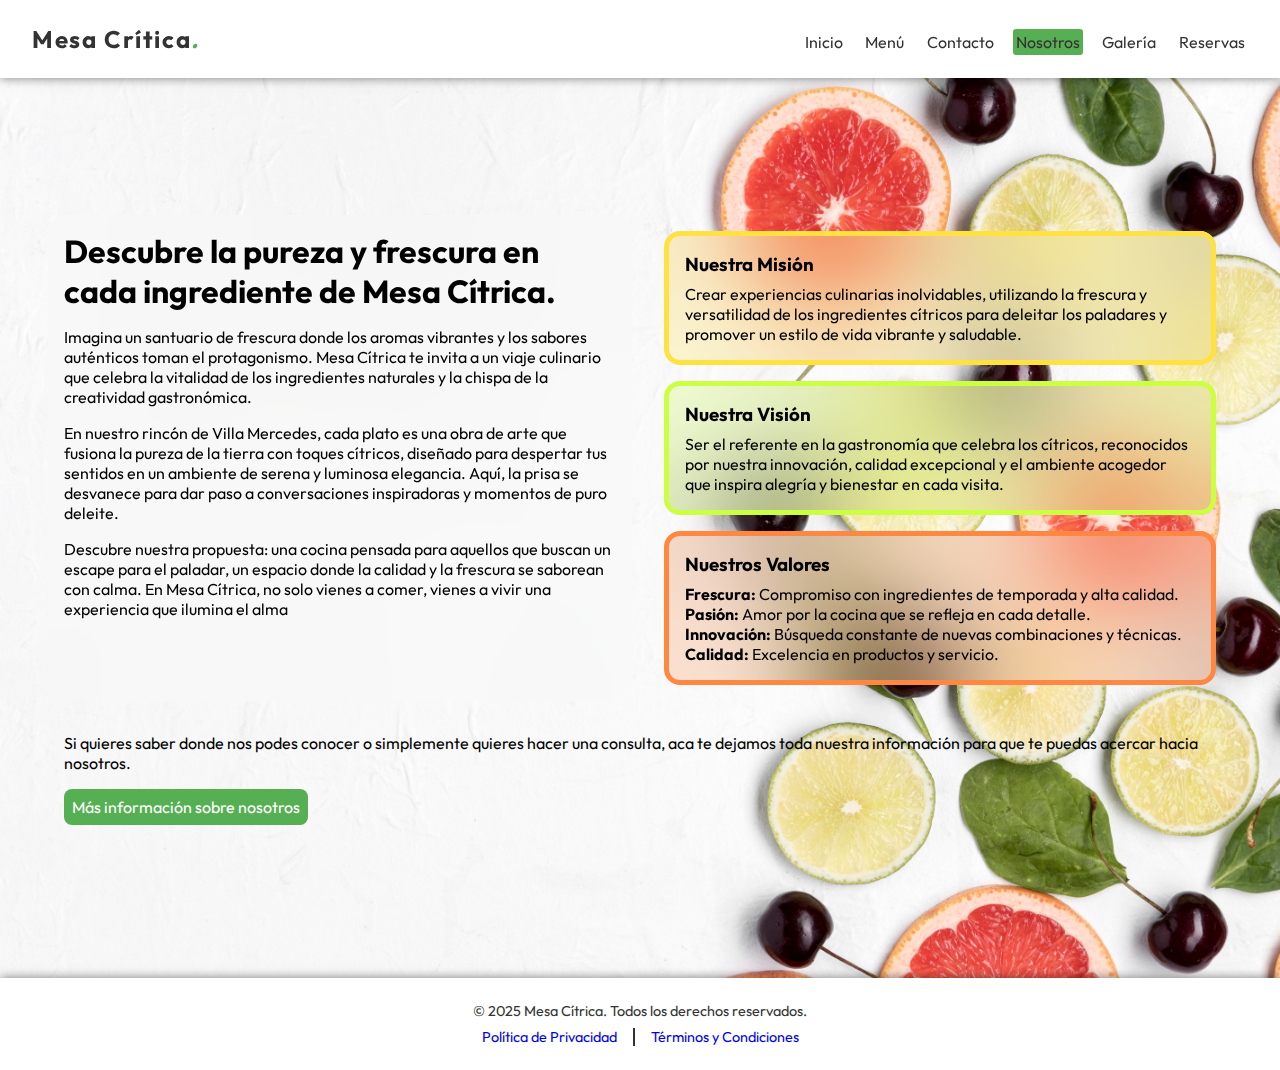
<file: paginas/nosotros.html>
<!DOCTYPE html>
<html lang="es">
<head>
    <meta charset="UTF-8">
    <meta name="viewport" content="width=device-width, initial-scale=1.0">
    <link rel="stylesheet" href="../style.css">
    <link href="https://fonts.googleapis.com/css2?family=Outfit:wght@100..900&amp;display=swap" rel="stylesheet">
    <title>Nosotros - Mesa Crítica</title>
</head>
<body>
    <!-- Inicio sección Header -->
    <header>
        <nav class="encabezado">
            <a href="../index.html" class="encabezado__logo">
                <p>Mesa Crítica<span class="logo__textoResaltado">.</span></p>
            </a>
            <ul class="encabezado__navegacion">
                <li><a href="../index.html" class="navegacion__boton">Inicio</a></li>
                <li><a href="menu.html" class="navegacion__boton">Menú</a></li>
                <li><a href="contacto.html" class="navegacion__boton">Contacto</a></li>
                <li><a href="#" class="navegacion__boton navegacion__boton--seleccionado">Nosotros</a></li>
                <li><a href="galeria.html" class="navegacion__boton">Galería</a></li>
                <li><a href="reservas.html" class="navegacion__boton">Reservas</a></li>
            </ul>
        </nav>
    </header>
    <!-- Fin sección Header -->

    <!-- Inicio sección Main -->
    <main>
        <div class="nosotrosWrap">
            <section class="contenedor__nosotros">
                <article class="nosotros__info">
                    <h1 class="info__titulo">Descubre la pureza y frescura en cada ingrediente de Mesa Cítrica.</h1>
                    <p class="info__leyenda">Imagina un santuario de frescura donde los aromas vibrantes y los sabores auténticos toman el protagonismo. Mesa Cítrica te invita a un viaje culinario que celebra la vitalidad de los ingredientes naturales y la chispa de la creatividad gastronómica.</p>
                    <p class="info__leyenda">En nuestro rincón de Villa Mercedes, cada plato es una obra de arte que fusiona la pureza de la tierra con toques cítricos, diseñado para despertar tus sentidos en un ambiente de serena y luminosa elegancia. Aquí, la prisa se desvanece para dar paso a conversaciones inspiradoras y momentos de puro deleite.</p>
                    <p class="info__leyenda">Descubre nuestra propuesta: una cocina pensada para aquellos que buscan un escape para el paladar, un espacio donde la calidad y la frescura se saborean con calma. En Mesa Cítrica, no solo vienes a comer, vienes a vivir una experiencia que ilumina el alma</p>
                </article>
                <article class="nosotros__objetivos">
                    <div class="objetivosBox objetivosBox-color1">
                        <h3 class="objetivos__titulo">Nuestra Misión</h3>
                        <p class="objetivo__leyenda">Crear experiencias culinarias inolvidables, utilizando la frescura y versatilidad de los ingredientes cítricos para deleitar los paladares y promover un estilo de vida vibrante y saludable.</p>
                    </div>
                    <div class="objetivosBox objetivosBox-color2">
                        <h3 class="objetivos__titulo">Nuestra Visión</h3>
                        <p class="objetivo__leyenda">Ser el referente en la gastronomía que celebra los cítricos, reconocidos por nuestra innovación, calidad excepcional y el ambiente acogedor que inspira alegría y bienestar en cada visita.</p>
                    </div>
                    <div class="objetivosBox objetivosBox-color3">
                        <h3 class="objetivos__titulo">Nuestros Valores</h3>
                        <ul class="objetivo__leyenda">
                            <li><p><b>Frescura: </b>Compromiso con ingredientes de temporada y alta calidad.</p></li>
                            <li><p><b>Pasión: </b>Amor por la cocina que se refleja en cada detalle.</p></li>
                            <li><p><b>Innovación: </b>Búsqueda constante de nuevas combinaciones y técnicas.</p></li>
                            <li><p><b>Calidad: </b>Excelencia en productos y servicio.</p></li>
                        </ul>
                    </div>
                </article>
            </section>
            <article class="nosotros__mas">
                <p class="info__leyenda">Si quieres saber donde nos podes conocer o simplemente quieres hacer una consulta, aca te dejamos toda nuestra información para que te puedas acercar hacia nosotros.</p>
                <a class="info__enlace" href="contacto.html"> Más información sobre nosotros</a>
            </article>
        </div>
    </main>
    <!-- Fin sección Main -->
    
    <!-- Inicio sección Footer -->
    <footer>
        <div class="piePagina">
            <p>&copy; 2025 Mesa Cítrica. Todos los derechos reservados.</p>
            <div class="piePagina__condiciones">
                <a href="#">Política de Privacidad</a>
                <hr class="condiciones__division"> 
                <a href="#">Términos y Condiciones</a>
            </div>
        </div>
    </footer>
    <!-- Fin sección Footer -->
</body>
</html>
</file>
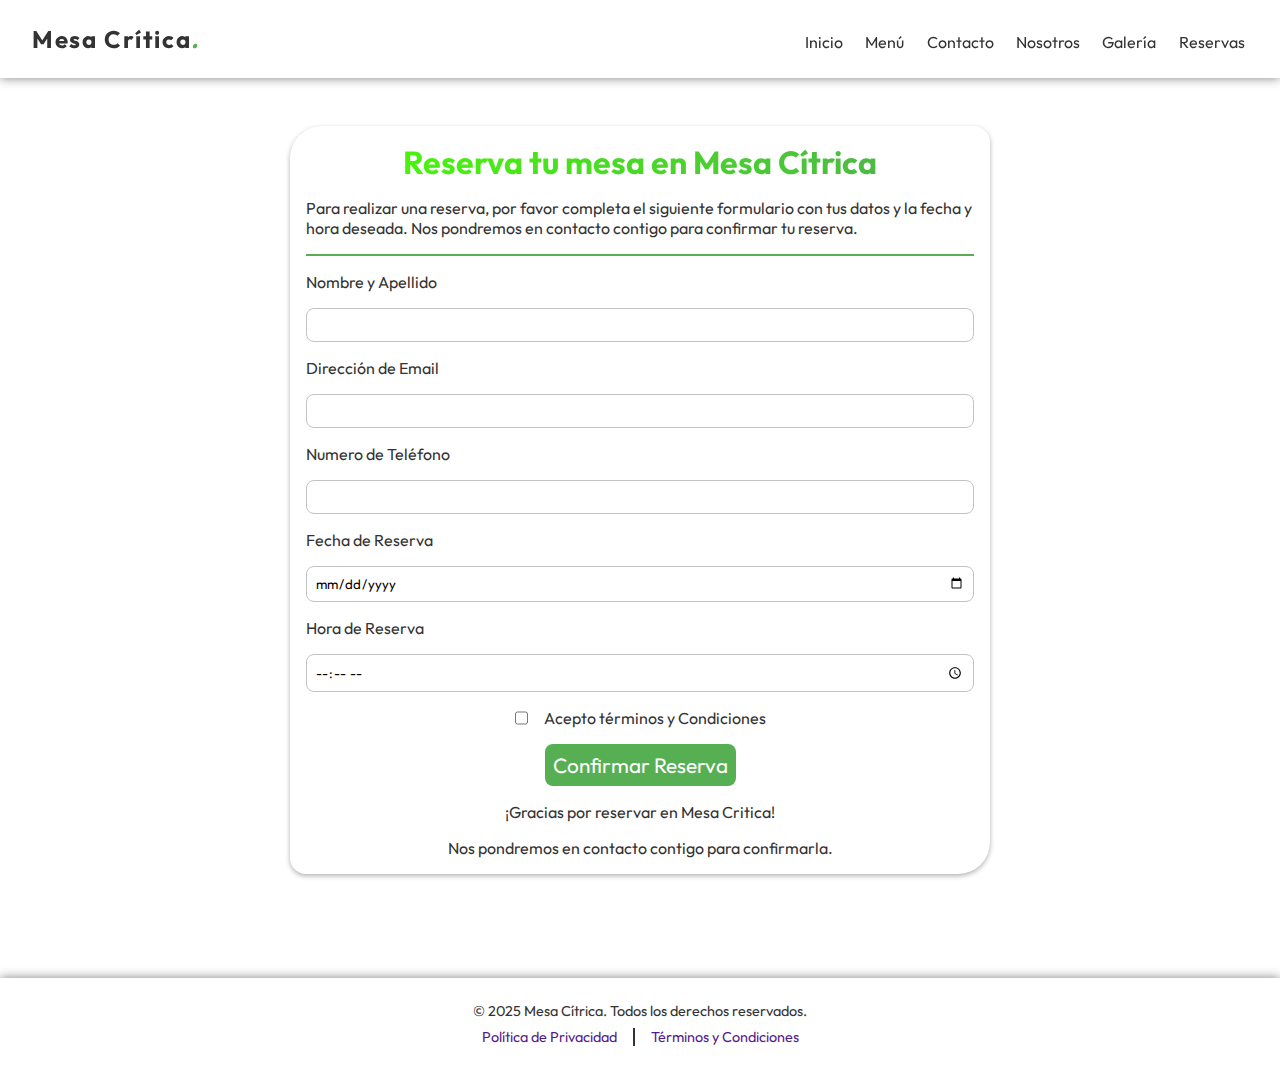
<file: paginas/reservas.html>
<!DOCTYPE html>
<html lang="es">
<head>
    <meta charset="UTF-8">
    <meta name="viewport" content="width=device-width, initial-scale=1.0">
    <link rel="stylesheet" href="../style.css">
    <link href="https://fonts.googleapis.com/css2?family=Outfit:wght@100..900&amp;display=swap" rel="stylesheet">
    <title>Reservas - Mesa Crítica</title>
</head>
<body>
    <!-- Inicio sección Header -->
    <header>
        <div class="encabezado">
            <a href="#" class="encabezado__logo">
                <p>Mesa Crítica<span class="logo__textoResaltado">.</span></p>
            </a>
            <ul class="encabezado__navegacion">
                <li><a href="../index.html" class="navegacion__boton">Inicio</a></li>
                <li><a href="menu.html" class="navegacion__boton">Menú</a></li>
                <li><a href="contacto.html" class="navegacion__boton">Contacto</a></li>
                <li><a href="nosotros.html" class="navegacion__boton">Nosotros</a></li>
                <li><a href="galeria.html" class="navegacion__boton">Galería</a></li>
                <li><a href="#" class="navegacion__boton seleccionado">Reservas</a></li>
            </ul>
        </div>
    </header>
    <!-- Fin sección Header -->

    <!-- Inicio sección Main -->
    <main>
        <div class="reservaWrap">
            <form action="" class="reserva__form">
                <h1 class="form__titulo verdeGradual">Reserva tu mesa en Mesa Cítrica</h1>
                <p class="form__leyenda">Para realizar una reserva, por favor completa el siguiente formulario con tus datos y la fecha y hora deseada. Nos pondremos en contacto contigo para confirmar tu reserva.</p>
                <hr class="form__division">
                <label for="nombre" class="form__campo">Nombre y Apellido</label>
                <input class="campo__input" type="text" id="nombre">
                <label for="email" class="form__campo">Dirección de Email</label>
                <input class="campo__input" type="email" id="email">
                <label for="telefono" class="form__campo">Numero de Teléfono</label>
                <input class="campo__input" type="tel" id="telefono">
                <label for="fecha" class="form__campo">Fecha de Reserva</label>
                <input class="campo__input" type="date" id="fecha">
                <label for="hora" class="form__campo">Hora de Reserva</label>
                <input class="campo__input" type="time" id="hora">
                <label for="condiciones" class="form__campo form__campo--check"><input class="campo__input" type="checkbox" id="condiciones">Acepto términos y Condiciones</label>
                <button class="form__confirmar">Confirmar Reserva</button>
                <p class="form__leyenda">¡Gracias por reservar en Mesa Critica!</p>
                <p class="form__leyenda">Nos pondremos en contacto contigo para confirmarla.</p>
            </form>
        </div>
    </main>
    <!-- Fin sección Main -->
    
    <!-- Inicio sección Footer -->
    <footer>
        <div class="piePagina">
            <p>&copy; 2025 Mesa Cítrica. Todos los derechos reservados.</p>
            <div class="piePagina__condiciones">
                <a href="">Política de Privacidad</a>
                <hr class="condiciones__division"> 
                <a href="">Términos y Condiciones</a>
            </div>
        </div>
    </footer>
    <!-- Fin sección Footer -->
</body>
</html>
</file>
<file: style.css>
/*AJUSTES GENERALES*/
:root{
    --title-color: #141414;
    --text-color-1: #333;
    --text-color-2: #c3c3c3;
    --span-color: #57af54;
    --verde-hover: #3f7c3d;
}

*{
    font-family: "Outfit", sans-serif;    
    margin: 0;
    padding: 0;
    box-sizing: border-box;
    text-decoration: none;
    list-style: none;
    transition: 0.2s;
}
header{
    margin-bottom: auto; 
}

main{
    padding-top: 78px;
    min-height: 100vh;
}

.verdeGradual{
    background: linear-gradient(to right, rgb(72, 255, 0), #4CAF50);
    -webkit-background-clip: text;
    -webkit-text-fill-color: transparent;
}

.navegacion__boton--seleccionado{
    background-color: var(--span-color);
    border-radius: 3px;
}

/* Inicio sección Header */
.encabezado{
    position: fixed;
    top: auto;
    background-color: #fff;
    display: flex;
    justify-content: space-between;
    align-items: baseline;
    width: 100%;
    padding: 1.5rem 2rem;
    box-shadow: 0 0 10px rgba(0, 0, 0, 0.5);
    z-index: 999;
}
.encabezado__logo{
    font-size: 1.5rem;
    font-weight: bold;
    letter-spacing: 0.1rem;
    color: #333;
    &:hover{
        scale: 1.1;
    }
}
.logo__textoResaltado{
    font-style: italic;
    color: var(--span-color);

}
.encabezado__navegacion{
    width: fit-content;
    display: flex;
    gap: 1rem;
    color: var(--text-color-1);
}

.navegacion__boton{
    color: var(--text-color-1);
    padding: 0.2rem;
    &:hover{
        padding: 0.3rem;
        background-color: var(--span-color);
        color: #fff;
        border-radius: 3px;
    }
}
/* Fin sección Header */

/* Inicio sección Footer */
.piePagina{
    font-size: 0.9rem;
    display: flex;
    flex-direction: column;
    gap: 0.5rem;
    text-align: center;
    width: 100%;
    padding: 1.5rem 2rem;
    color: var(--text-color-1);
    box-shadow: 0 0 10px rgba(0, 0, 0, 0.5);
}
.piePagina__condiciones{
    display: flex;
    justify-content: center;
    gap: 1rem;
}
.condiciones__division{
    border: 1px solid var(--text-color-1);
}
/* Fin sección Footer */

/* Inicio pagina index */
.principal{
    background-image: url(multimedia/salon.jpg);
    background-size: cover;
    background-position: left; 
    display: flex;
    flex-direction: column;
    justify-content: center;
    gap: 1rem;
    width: 100%;
    min-height: 100vh;
    padding: 0 3rem;
}
.principal__titulo{
    font-size: 2.5rem;
    text-shadow: 1px 1px 5px var(--title-color);
    color: var(--title-color);
    letter-spacing: 0.1rem;
}
.principal__leyenda{
    font-size: 1.5rem;
}
.textoResaltado{
    font-style: italic;
    text-shadow: 1px 1px 5px var(--span-color);
    color: var(--span-color);

}
/* Fin pagina index */

/* Inicio pagina menu */
.seccion{
    display: flex;
    flex-direction: column;
    text-align: center;
    width: 100%;
    padding: 2rem 20%;
    gap: 0.5rem;
}

.menuWrap{
    text-align: center;
    padding: 2rem;
}
.menuTipo__titulo{
    padding: 0.5rem 0;
    border-bottom: 0.1rem solid var(--span-color);
}
.menu{
    display: flex;
    justify-content: center;
}
.contenedor__menu{
    display: flex;
    flex-direction: column;
    justify-content: space-between;
    max-width: 300px;
    padding: 1rem;
    border-radius: 1rem;
    box-shadow: 0 2px 5px rgba(0, 0, 0, 0.3);
}
.menu{
    display: flex;
    flex-wrap: wrap;
    gap: 2rem;
    padding: 2rem 0;
}
.menu__plato{
    display: flex;
    flex-direction: column;
    align-items: center;
    gap: 1rem;
    padding: 1rem 0.5rem;
    color: var(--text-color-1);
}
.plato__foto{
    max-width: 100%;
    height: 200px;
    object-fit: cover;
    border-radius: 1rem;
}
.plato__descripcion{
    display: flex;
    flex-direction: column;
    align-items: center;
    gap: 1rem;
    height: 100%;
}
.descripcion__division{
    width: 100%;
    margin-top: auto;
    border: 1px solid var(--span-color);
}
.descripcion__pago{
    display: flex;
    justify-content: space-between;
    align-items: center;
    width: 100%;
    padding: 1rem 0;
    
}
.pago__precio{
    font-size: 1.5rem;
    font-weight: bold;
    color: var(--span-color);
}
.pago__pedido{
    font-size: 1rem;
    background-color: var(--span-color);
    color: #fff;
    padding: 0.5rem 1rem;
    border: none;
    border-radius: 0.5rem;
    &:hover{
        background-color: var(--verde-hover);
        box-shadow: 0 4px 4px var(--text-color-2);
        transform: translateY(-2px);
    }
}

/* Fin pagina menu */

/* Inicio pagina galería */

.galeriaWrap{
    display: flex;
    flex-direction: column;
    align-items: center;
    width: 100%;
    padding: 2rem;
}
.galeria{
    display: flex;
    flex-direction: column;
    gap: 1rem;
    max-width: 1024px;
    padding: 1rem 0;
}
.galeriaTitulo__tipo{
    font-size: 2rem;
    padding: 0.5rem 0;
    border-bottom: 0.1rem solid var(--span-color);
    text-align: center;
}
.contenedor__galeria{
    display: flex;
    justify-content: center;
}
.galeria__foto{
    width: 100%;
    display: flex;
    justify-content: space-between;
    gap: 3rem;
}
.foto{
    max-width: 150px;
    height: 200px;
    object-fit: cover;
    border-radius: 8px;
    margin-bottom: 15px;
    display: block;
}
.foto__descripcion{
    display: flex;
    flex-direction: column;
    gap: 0.5rem;
    text-align: left;
}
.descripcion__titulo{
    letter-spacing: 0.1rem;
    color: var(--text-color-1);
}

.descripcion__parrafo{
    color: var(--text-color-1);
}

.galeria__separacion{
    border: 0.1rem solid var(--span-color);
}

/* Fin pagina galería */

/* Inicio pagina contacto */

.contactoWrap{
    background-image: url(multimedia/ensalada-de-aguacate.jpg);
    background-size: cover;
    background-position: center; 
    display: flex;
    align-items: center;
    justify-content: center;
    gap: 1rem;
    width: 100%;
    min-height: 100vh;
    padding: 3rem;
}
.contacto__datos, .contacto__gps{
    backdrop-filter: blur(50px);
    display: flex;
    flex-direction: column;
    gap: 1rem;
    width: 50%;
    max-width: fit-content;
    height: 428px;
    padding: 1rem;
    border-radius: 1rem;
}
.contacto__datos{
    max-width: 500px;
}
.datos__direccion, .datos__horario, .contacto__gps{
    display: flex;
    flex-direction: column;
    gap: 1rem;
}

.contacto__gps{
    min-width: fit-content;
}
.datos__titulo{
    font-size: 1.5rem;
    color: var(--title-color);
    letter-spacing: 1px;
}
.leyenda__enlace{
    font-weight: bold;
    letter-spacing: 2px;
}
.gps__maps{
    width: 100%;
    border-radius: 1rem;
}

/* Fin pagina contacto */

.nosotrosWrap{
    background: url(multimedia/arreglo-de-vista-superior-de-citricos-con-jugo.jpg);
    background-size: cover;
    background-position: center;
    display: flex;
    flex-direction: column;
    align-items: center;
    justify-content: center;
    gap: 1rem;
    width: 100%;
    min-height: 100vh;
    padding: 3rem;
}
.contenedor__nosotros{
    display: flex;
    gap: 1rem;
    max-width: 1500px;

}
.nosotros__info{
    backdrop-filter: blur(50px);
    display: flex;
    flex-direction: column;
    gap: 1rem;
    padding: 1rem;
    width: 50%;
    border-radius: 1rem;
}
.nosotros__objetivos{
    display: flex;
    flex-direction: column;
    gap: 1rem;
    padding: 1rem;
    width: 50%;
}
.objetivosBox{
    backdrop-filter: blur(50px);
    display: flex;
    flex-direction: column;
    gap: 0.5rem;
    padding: 1rem;
    border-radius: 1rem;
}
.objetivosBox-color1{
    border: 5px solid rgb(255, 226, 65);
    background-color: rgba(255, 227, 65, 0.226);
}
.objetivosBox-color2{
    border: 5px solid rgb(204, 255, 65);
    background-color: rgba(204, 255, 65, 0.226);
}
.objetivosBox-color3{
    border: 5px solid rgb(255, 135, 65);
    background-color: rgba(255, 135, 65, 0.226);
}
.nosotros__mas{
    display: flex;
    flex-direction: column;
    gap: 1rem;
    padding: 1rem;
    width: 100%;
    max-width: 1500px;
}
.info__enlace{
    width: fit-content;
    background-color: var(--span-color);
    padding: 0.5rem;
    border-radius: 8px;
    color: #fff;
    &:hover{
        background-color: var(--verde-hover);
        box-shadow: 0 4px 4px var(--text-color-2);
        transform: translateY(-2px);
    }
}
/* Inicio pagina nosotros */

/* Inicio pagina reservas */

.reservaWrap{
    display: flex;
    flex-direction: column;
    align-items: center;
    gap: 1rem;
    width: 100%;
    min-height: 100vh;
    padding: 3rem;
}
.reserva__form{
    display: flex;
    flex-direction: column;
    gap: 1rem;
    width: 100%;
    max-width: 700px;
    padding: 1rem;
    border-radius: 2rem 1rem;
    box-shadow: 0 2px 5px rgba(0, 0, 0, 0.3);
}
.form__titulo{
    text-align: center;
}
.form__division{
    border: 1px solid var(--span-color);
}
.form__leyenda, .form__campo{
    color: var(--text-color-1);
}
.campo__input{
    outline: none;
    padding: 0.5rem;
    border-radius: 8px;
    border: 1px solid var(--text-color-2);
}
.campo__input:focus{
    border: 1px solid var(--span-color);
    box-shadow: 0 0 5px var(--span-color);
}
.form__campo--check{
    display: flex;
    gap: 1rem;
    margin: auto;
    accent-color: var(--span-color);
}
.form__confirmar{
    font-size: 1.3rem;
    background-color: var(--span-color);
    color:#fff;
    width: fit-content;
    padding: 0.5rem;
    border-radius: 8px;
    border: none;
    margin: auto;
    &:hover{
        background-color: var(--verde-hover);
        box-shadow: 0 4px 4px var(--text-color-2);
        transform: translateY(-2px);
    }
}
.form__leyenda{
    margin: auto;
}

/* Fin pagina reservas */

/* Inicio sección responsive */

@media (max-width: 1024px){
    
    
    /* inicio menu */
    .seccion{
        padding: 2rem 1rem;
    }
    /* inicio menu */
    
    /* inicio contactos */
    .contactoWrap{
        flex-direction: column;
        align-items: center;
        padding: 1rem;
        height: fit-content;
        overflow: hidden;
    }
    .contacto__datos, .contacto__gps{
        width: 100%;
        max-width: 800px;
        max-height: none;
    }
    .datos__horario{
        width: 100%;
    }
    /* fin contactos */

    
    /* inicio menu */
    .menuWrap{
        padding: 1rem;
    }
    /* inicio menu */

    /* inicio galeria */
    .galeriaWrap{
        padding: 1rem;
    }
    /* inicio galeria */

}

@media (max-width: 768px) { 

    /* general */
    main{
        padding-top: 0;
    }

    /* inicio header */
    .encabezado{
        position: relative;
    }
    /* fin header */


    /* inicio encabezado */
    .encabezado{
        flex-direction: column;
        gap: 1rem;
    }
    .encabezado__navegacion{
        flex-direction: column;
    }
    /* fin encabezado */
    
    /* inicio index */
    .principal{
        padding: 2rem;
        background-position: left;
    }
    /* inicio index */
    
    /* inicio nosotros */
    .nosotrosWrap{
        padding: 2rem 1rem;
    }
    .contenedor__nosotros{
        flex-direction: column;
        align-items: center;
    }
    .nosotros__info, .nosotros__objetivos{
        width: 100%;
    }
    .nosotros__mas{
        text-align: center;
        align-items: center;
    }
    /* inicio nosotros */

    /* inicio galería */
    .galeria__foto{
        flex-direction: column;
        align-items: center;
        gap: 1rem;
    }
    /* inicio galería */

    /* inicio reserva */
    .reservaWrap{
        padding: 2rem 1rem;
    }
    /* inicio reserva */

}

/* Fin sección responsive */
</file>
